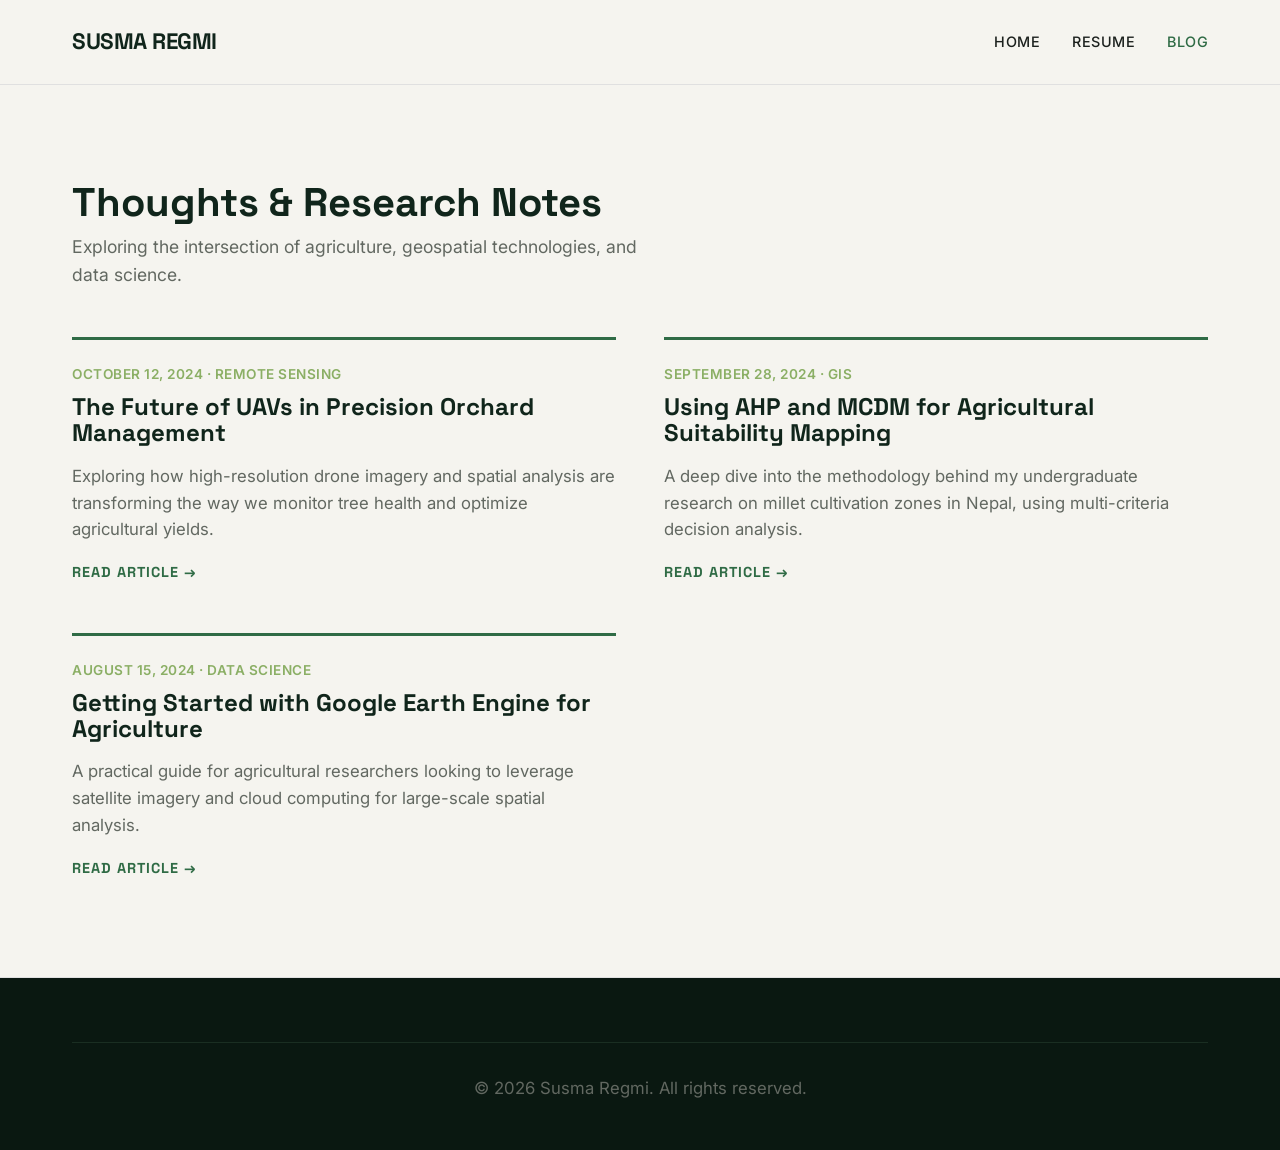
<file: blog.html>
<!DOCTYPE html>
<html lang="en">
<head>
    <meta charset="UTF-8">
    <meta name="viewport" content="width=device-width, initial-scale=1.0">
    <title>Blog | Susma Regmi</title>
    <link rel="preconnect" href="https://fonts.googleapis.com">
    <link rel="preconnect" href="https://fonts.gstatic.com" crossorigin>
    <link href="https://fonts.googleapis.com/css2?family=Inter:wght@300;400;500;600&family=Space+Grotesk:wght@500;700&display=swap" rel="stylesheet">
    <link rel="stylesheet" href="style.css">
</head>
<body>

    <!-- NAVIGATION -->
    <nav>
        <div class="container nav-container">
            <a href="index.html" class="logo">SUSMA REGMI</a>
            <div class="nav-links">
                <a href="index.html">Home</a>
                <a href="resume.html">Resume</a>
                <a href="blog.html" class="active">Blog</a>
            </div>
        </div>
    </nav>

    <section class="section-padding">
        <div class="container">
            <div class="section-header">
                <h2>Thoughts & Research Notes</h2>
                <p>Exploring the intersection of agriculture, geospatial technologies, and data science.</p>
            </div>

            <div class="blog-grid">
                
                <article class="blog-card">
                    <div class="blog-meta">October 12, 2024 · Remote Sensing</div>
                    <h3>The Future of UAVs in Precision Orchard Management</h3>
                    <p>Exploring how high-resolution drone imagery and spatial analysis are transforming the way we monitor tree health and optimize agricultural yields.</p>
                    <a href="#" class="read-more">Read Article →</a>
                </article>

                <article class="blog-card">
                    <div class="blog-meta">September 28, 2024 · GIS</div>
                    <h3>Using AHP and MCDM for Agricultural Suitability Mapping</h3>
                    <p>A deep dive into the methodology behind my undergraduate research on millet cultivation zones in Nepal, using multi-criteria decision analysis.</p>
                    <a href="#" class="read-more">Read Article →</a>
                </article>

                <article class="blog-card">
                    <div class="blog-meta">August 15, 2024 · Data Science</div>
                    <h3>Getting Started with Google Earth Engine for Agriculture</h3>
                    <p>A practical guide for agricultural researchers looking to leverage satellite imagery and cloud computing for large-scale spatial analysis.</p>
                    <a href="#" class="read-more">Read Article →</a>
                </article>

            </div>
        </div>
    </section>

    <!-- FOOTER -->
    <footer>
        <div class="container">
            <div class="footer-bottom">
                <p>&copy; 2026 Susma Regmi. All rights reserved.</p>
            </div>
        </div>
    </footer>

</body>
</html>
</file>
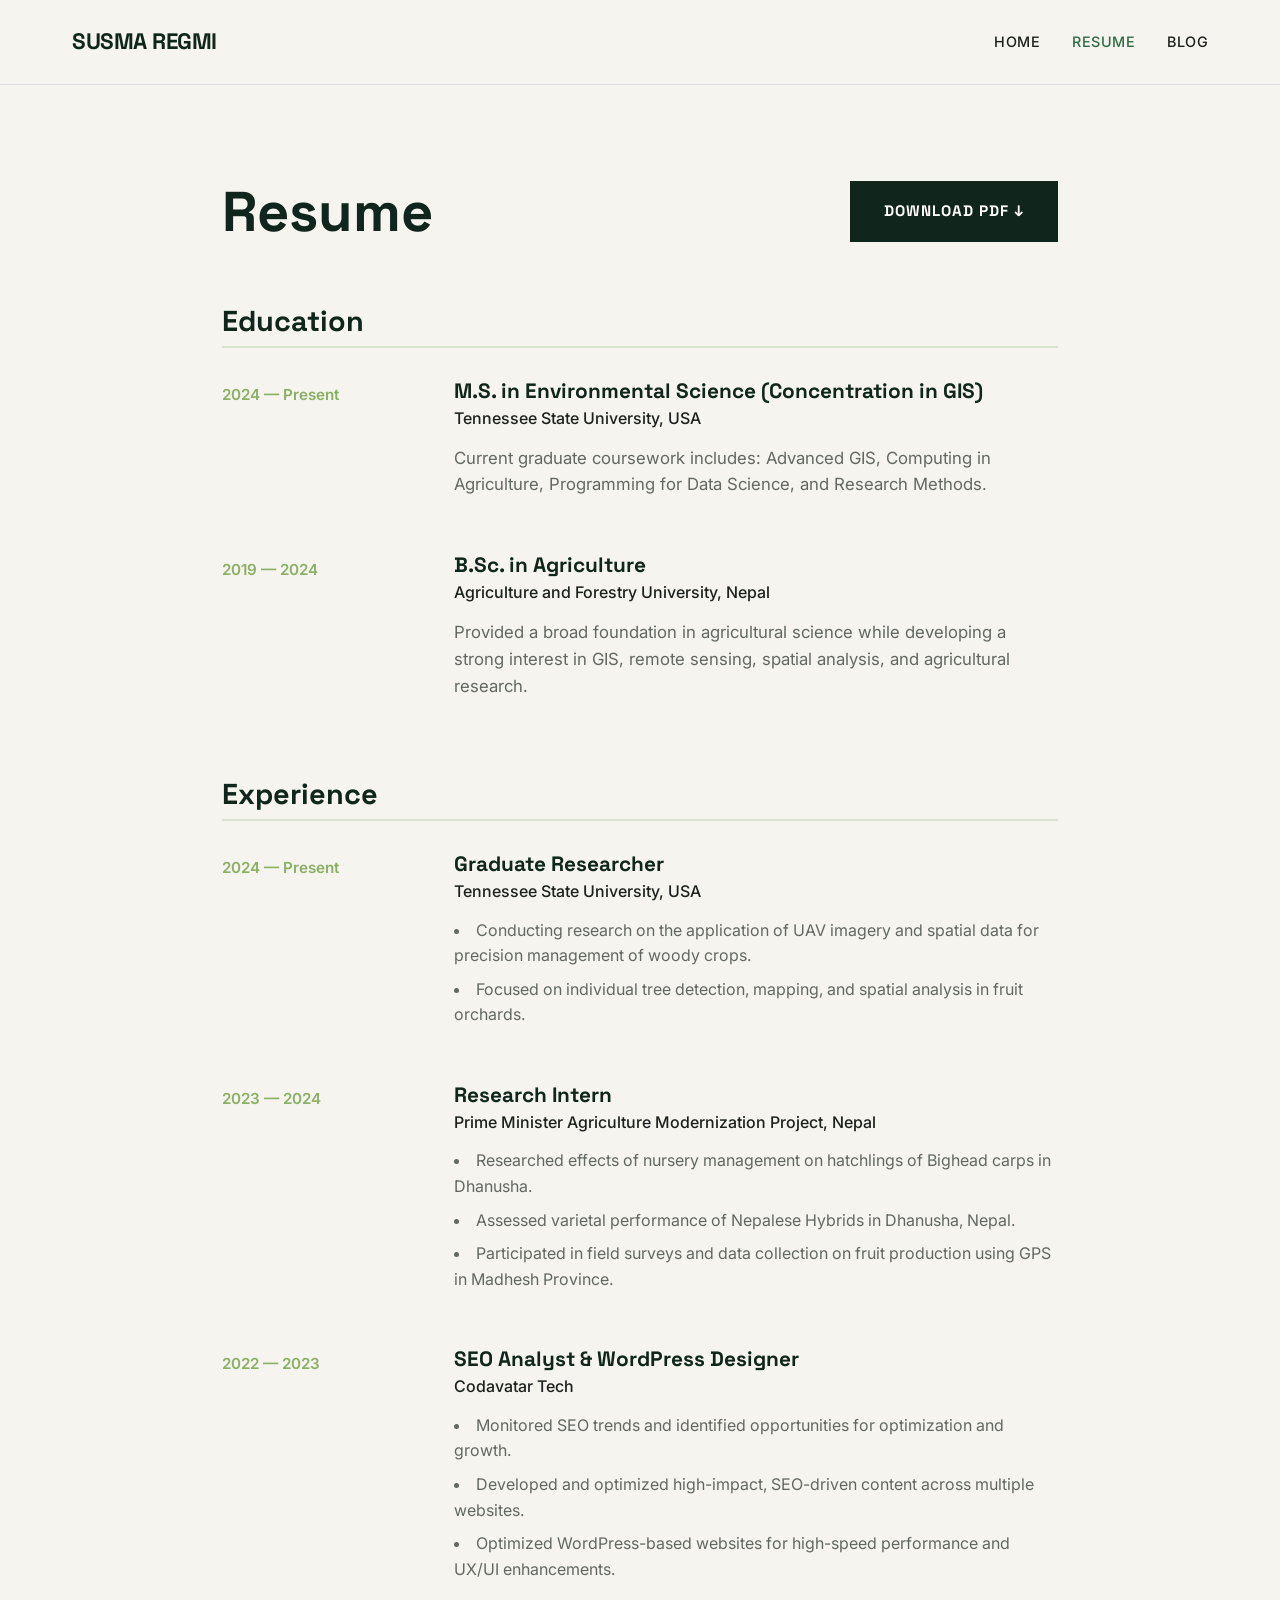
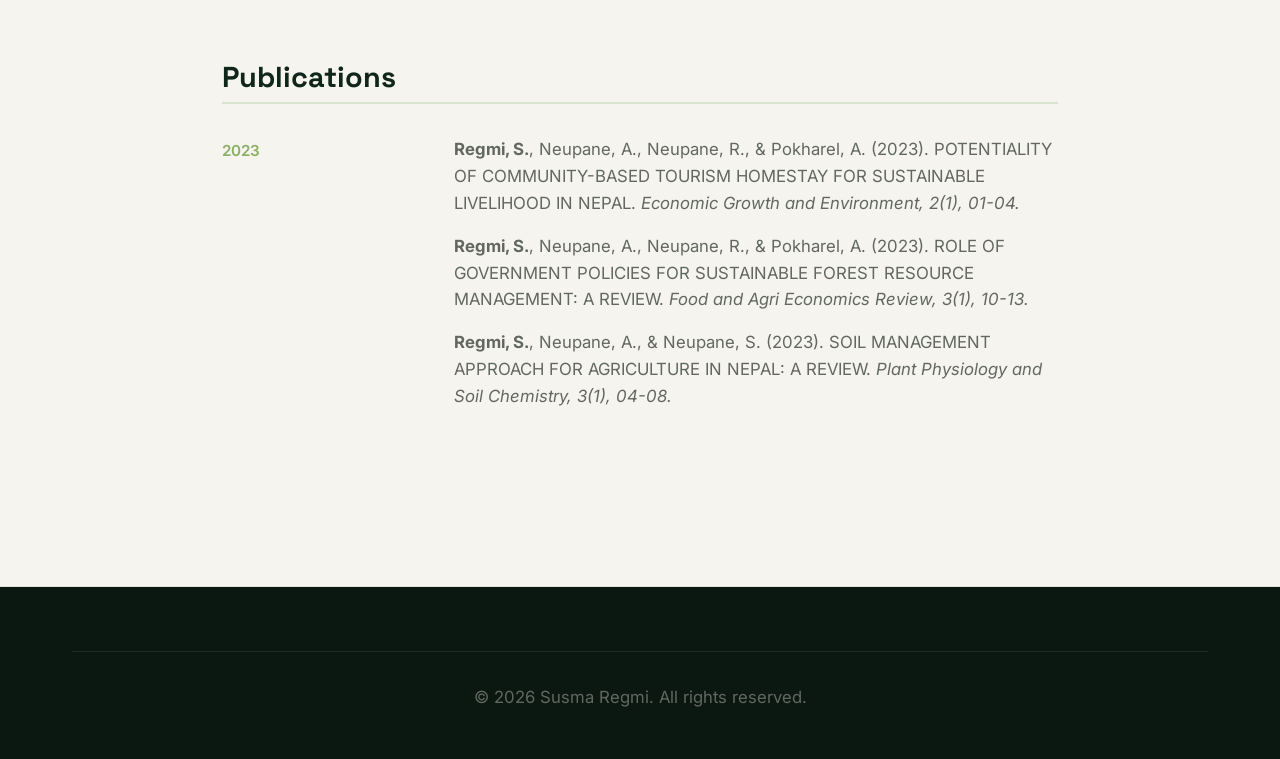
<file: resume.html>
<!DOCTYPE html>
<html lang="en">
<head>
    <meta charset="UTF-8">
    <meta name="viewport" content="width=device-width, initial-scale=1.0">
    <title>Resume | Susma Regmi</title>
    <link rel="preconnect" href="https://fonts.googleapis.com">
    <link rel="preconnect" href="https://fonts.gstatic.com" crossorigin>
    <link href="https://fonts.googleapis.com/css2?family=Inter:wght@300;400;500;600&family=Space+Grotesk:wght@500;700&display=swap" rel="stylesheet">
    <link rel="stylesheet" href="style.css">
</head>
<body class="resume-page">

    <!-- NAVIGATION -->
    <nav>
        <div class="container nav-container">
            <a href="index.html" class="logo">SUSMA REGMI</a>
            <div class="nav-links">
                <a href="index.html">Home</a>
                <a href="resume.html" class="active">Resume</a>
                <a href="blog.html">Blog</a>
            </div>
        </div>
    </nav>

    <section class="section-padding">
        <div class="container resume-container">
            
            <div class="resume-header">
                <h1>Resume</h1>
                <a href="YOUR_RESUME_PDF_FILE.pdf" download class="btn btn-primary">Download PDF ↓</a>
            </div>

            <!-- EDUCATION -->
            <div class="resume-block">
                <h2 class="resume-section-title">Education</h2>
                
                <div class="resume-item">
                    <div class="resume-date">2024 — Present</div>
                    <div class="resume-details">
                        <h3>M.S. in Environmental Science (Concentration in GIS)</h3>
                        <div class="institution">Tennessee State University, USA</div>
                        <p>Current graduate coursework includes: Advanced GIS, Computing in Agriculture, Programming for Data Science, and Research Methods.</p>
                    </div>
                </div>

                <div class="resume-item">
                    <div class="resume-date">2019 — 2024</div>
                    <div class="resume-details">
                        <h3>B.Sc. in Agriculture</h3>
                        <div class="institution">Agriculture and Forestry University, Nepal</div>
                        <p>Provided a broad foundation in agricultural science while developing a strong interest in GIS, remote sensing, spatial analysis, and agricultural research.</p>
                    </div>
                </div>
            </div>

            <!-- EXPERIENCE -->
            <div class="resume-block">
                <h2 class="resume-section-title">Experience</h2>

                <div class="resume-item">
                    <div class="resume-date">2024 — Present</div>
                    <div class="resume-details">
                        <h3>Graduate Researcher</h3>
                        <div class="institution">Tennessee State University, USA</div>
                        <ul>
                            <li>Conducting research on the application of UAV imagery and spatial data for precision management of woody crops.</li>
                            <li>Focused on individual tree detection, mapping, and spatial analysis in fruit orchards.</li>
                        </ul>
                    </div>
                </div>

                <div class="resume-item">
                    <div class="resume-date">2023 — 2024</div>
                    <div class="resume-details">
                        <h3>Research Intern</h3>
                        <div class="institution">Prime Minister Agriculture Modernization Project, Nepal</div>
                        <ul>
                            <li>Researched effects of nursery management on hatchlings of Bighead carps in Dhanusha.</li>
                            <li>Assessed varietal performance of Nepalese Hybrids in Dhanusha, Nepal.</li>
                            <li>Participated in field surveys and data collection on fruit production using GPS in Madhesh Province.</li>
                        </ul>
                    </div>
                </div>

                <div class="resume-item">
                    <div class="resume-date">2022 — 2023</div>
                    <div class="resume-details">
                        <h3>SEO Analyst & WordPress Designer</h3>
                        <div class="institution">Codavatar Tech</div>
                        <ul>
                            <li>Monitored SEO trends and identified opportunities for optimization and growth.</li>
                            <li>Developed and optimized high-impact, SEO-driven content across multiple websites.</li>
                            <li>Optimized WordPress-based websites for high-speed performance and UX/UI enhancements.</li>
                        </ul>
                    </div>
                </div>
            </div>

            <!-- PUBLICATIONS -->
            <div class="resume-block">
                <h2 class="resume-section-title">Publications</h2>
                <div class="resume-item">
                    <div class="resume-date">2023</div>
                    <div class="resume-details">
                        <p><strong>Regmi, S.</strong>, Neupane, A., Neupane, R., & Pokharel, A. (2023). POTENTIALITY OF COMMUNITY-BASED TOURISM HOMESTAY FOR SUSTAINABLE LIVELIHOOD IN NEPAL. <em>Economic Growth and Environment, 2(1), 01-04.</em></p>
                        <p><strong>Regmi, S.</strong>, Neupane, A., Neupane, R., & Pokharel, A. (2023). ROLE OF GOVERNMENT POLICIES FOR SUSTAINABLE FOREST RESOURCE MANAGEMENT: A REVIEW. <em>Food and Agri Economics Review, 3(1), 10-13.</em></p>
                        <p><strong>Regmi, S.</strong>, Neupane, A., & Neupane, S. (2023). SOIL MANAGEMENT APPROACH FOR AGRICULTURE IN NEPAL: A REVIEW. <em>Plant Physiology and Soil Chemistry, 3(1), 04-08.</em></p>
                    </div>
                </div>
            </div>

        </div>
    </section>

    <!-- FOOTER -->
    <footer>
        <div class="container">
            <div class="footer-bottom">
                <p>&copy; 2026 Susma Regmi. All rights reserved.</p>
            </div>
        </div>
    </footer>

</body>
</html>
</file>
<file: style.css>
/* --- DESIGN SYSTEM --- */
:root {
    --bg-color: #F5F4EF;
    --dark-green: #10251B;
    --primary-green: #2F6B45;
    --accent-green: #8BAF65;
    --light-green: #D8E4D0;
    --text-main: #1C211E;
    --text-muted: #626861;
    --white: #ffffff;
    --border-color: #e0e0e0;
    
    --font-heading: 'Space Grotesk', sans-serif;
    --font-body: 'Inter', sans-serif;
}

/* --- GLOBAL STYLES --- */
* { margin: 0; padding: 0; box-sizing: border-box; }
html { scroll-behavior: smooth; }
body {
    font-family: var(--font-body);
    background-color: var(--bg-color);
    color: var(--text-main);
    line-height: 1.6;
    -webkit-font-smoothing: antialiased;
}

h1, h2, h3, h4 { font-family: var(--font-heading); color: var(--dark-green); line-height: 1.1; }
p { color: var(--text-muted); font-size: 1.05rem; margin-bottom: 1rem; }
a { color: var(--primary-green); text-decoration: none; transition: color 0.2s ease; }
a:hover { color: var(--accent-green); }
ul { list-style-position: inside; margin-bottom: 1rem; color: var(--text-muted); }
ul li { margin-bottom: 0.5rem; }

/* --- LAYOUT --- */
.container { max-width: 1200px; margin: 0 auto; padding: 0 2rem; }
.section-padding { padding: 6rem 0; border-bottom: 1px solid var(--border-color); }
.section-header { margin-bottom: 3rem; }
.section-header h2 { font-size: 2.5rem; margin-bottom: 0.5rem; }
.section-header p { font-size: 1.1rem; max-width: 600px; }
.bg-light { background-color: #FAFAFA; }
.text-center { text-align: center; }

/* --- NAVIGATION --- */
nav {
    background-color: rgba(245, 244, 239, 0.95);
    backdrop-filter: blur(10px);
    position: sticky; top: 0; z-index: 1000;
    padding: 1.5rem 0; border-bottom: 1px solid var(--border-color);
}
.nav-container { display: flex; justify-content: space-between; align-items: center; }
.logo {
    display: flex;
    align-items: center;
    gap: 15px; /* Space between logo and name */
    font-family: var(--font-heading);
    font-size: 1.4rem; /* Slightly bigger text */
    font-weight: 700;
    color: var(--dark-green);
    letter-spacing: -0.5px;
    text-decoration: none;
}

.logo img {
    height: 60px; /* Adjust this to make the logo bigger or smaller */
    width: auto;
    object-fit: contain;
}
.nav-links { display: flex; gap: 2rem; align-items: center; }
.nav-links a { font-size: 0.9rem; font-weight: 500; color: var(--text-main); text-transform: uppercase; letter-spacing: 0.5px; }
.nav-links a:hover, .nav-links a.active { color: var(--primary-green); }
.btn-nav { background-color: var(--dark-green); color: var(--white) !important; padding: 0.6rem 1.2rem; border-radius: 50px; }
.btn-nav:hover { background-color: var(--primary-green); }

/* --- HERO SECTION --- */
.hero { padding: 8rem 0 6rem 0; position: relative; overflow: hidden; }
.hero::before {
    content: ''; position: absolute; top: 0; left: 0; right: 0; bottom: 0;
    background-image: radial-gradient(var(--light-green) 1px, transparent 1px);
    background-size: 40px 40px; opacity: 0.4; z-index: -1;
}
.hero-content { display: grid; grid-template-columns: 1fr 1fr; gap: 4rem; align-items: center; }
.hero-text h1 { font-size: 5rem; font-weight: 700; letter-spacing: -2px; margin-bottom: 1.5rem; text-transform: uppercase; }
.hero-text h1 span { color: var(--primary-green); }
.hero-subtitle { font-size: 1.1rem; font-weight: 600; color: var(--primary-green); text-transform: uppercase; letter-spacing: 1px; margin-bottom: 2rem; }
.hero-description { font-size: 1.2rem; color: var(--text-muted); margin-bottom: 2.5rem; max-width: 500px; }
.btn-group { display: flex; gap: 1rem; }
.btn {
    display: inline-block; padding: 1rem 2rem; font-family: var(--font-heading);
    font-weight: 700; font-size: 0.95rem; text-transform: uppercase;
    letter-spacing: 1px; border: 2px solid transparent; cursor: pointer;
    transition: all 0.3s ease;
}
.btn-primary { background-color: var(--dark-green); color: var(--white); }
.btn-primary:hover { background-color: var(--primary-green); color: var(--white); transform: translateY(-2px); }
.btn-outline { background-color: transparent; border-color: var(--dark-green); color: var(--dark-green); }
.btn-outline:hover { background-color: var(--dark-green); color: var(--white); transform: translateY(-2px); }

.hero-visual { width: 100%; height: 500px; background-color: var(--light-green); position: relative; overflow: hidden; border-radius: 8px; box-shadow: 0 20px 40px rgba(0,0,0,0.1); }
.hero-visual img { width: 100%; height: 100%; object-fit: cover; }
.hero-visual .overlay-data {
    position: absolute; bottom: 1rem; left: 1rem;
    background-color: rgba(16, 37, 27, 0.9); color: var(--white);
    padding: 0.8rem 1.2rem; font-family: var(--font-heading);
    font-size: 0.75rem; letter-spacing: 1px; display: flex; flex-direction: column; gap: 0.2rem;
}

/* --- CREDIBILITY STRIP --- */
.credibility-strip {
    background-color: var(--dark-green); color: var(--white);
    padding: 1.5rem 0; text-align: center;
    font-family: var(--font-heading); font-size: 0.9rem;
    letter-spacing: 2px; text-transform: uppercase;
}
.credibility-strip span { margin: 0 1.5rem; opacity: 0.8; }

/* --- RESEARCH SNAPSHOT --- */
.snapshot-grid { display: grid; grid-template-columns: repeat(4, 1fr); gap: 2rem; }
.snapshot-item { border-top: 3px solid var(--primary-green); padding-top: 1.5rem; }
.snapshot-item .icon { width: 40px; height: 40px; color: var(--primary-green); margin-bottom: 1rem; }
.snapshot-item .icon svg { width: 100%; height: 100%; }
.snapshot-item h3 { font-size: 1.1rem; margin-bottom: 0.5rem; color: var(--dark-green); }
.snapshot-item p { font-size: 0.95rem; line-height: 1.5; }

/* --- FEATURED PROJECTS --- */
.project-item { display: grid; grid-template-columns: 1fr 1fr; gap: 4rem; align-items: center; margin-bottom: 6rem; }
.project-item:last-child { margin-bottom: 0; }
.project-item.reverse { direction: rtl; }
.project-item.reverse .project-text { direction: ltr; }
.project-number { font-family: var(--font-heading); font-size: 1rem; color: var(--accent-green); font-weight: 700; margin-bottom: 0.5rem; }
.project-text h3 { font-size: 2.5rem; margin-bottom: 1rem; }
.project-tags { display: flex; gap: 0.5rem; margin-bottom: 1.5rem; flex-wrap: wrap; }
.project-tags span {
    font-size: 0.75rem; font-weight: 600; text-transform: uppercase;
    letter-spacing: 1px; background-color: var(--light-green);
    color: var(--dark-green); padding: 0.3rem 0.8rem; border-radius: 50px;
}
.project-link {
    font-family: var(--font-heading); font-weight: 700; text-transform: uppercase;
    letter-spacing: 1px; font-size: 0.9rem; display: inline-block; margin-top: 1rem;
}
.project-image { width: 100%; height: 350px; background-color: var(--border-color); overflow: hidden; border-radius: 8px; }
.project-image img { width: 100%; height: 100%; object-fit: cover; transition: transform 0.5s ease; }
.project-image:hover img { transform: scale(1.05); }

/* --- WORKFLOW SECTION --- */
.workflow-section { background-color: var(--dark-green); color: var(--white); padding: 8rem 0; border-bottom: none; }
.workflow-section h2 { color: var(--white); font-size: 3rem; margin-bottom: 4rem; }
.workflow-grid { display: flex; justify-content: space-between; align-items: center; text-align: center; flex-wrap: wrap; gap: 1rem; }
.workflow-step { flex: 1; min-width: 150px; }
.workflow-step h4 { color: var(--accent-green); font-size: 1rem; text-transform: uppercase; letter-spacing: 1px; margin-bottom: 0.5rem; }
.workflow-step p { color: #a0a8a3; font-size: 0.85rem; margin: 0; }
.workflow-arrow { color: var(--accent-green); font-size: 1.5rem; font-weight: bold; }

/* --- CURRENTLY WORKING ON --- */
.current-work-grid { display: grid; grid-template-columns: repeat(3, 1fr); gap: 2rem; }
.current-work-card { background-color: var(--white); padding: 2rem; border: 1px solid var(--border-color); border-top: 4px solid var(--primary-green); border-radius: 4px; }
.current-work-card h3 { font-size: 1.3rem; margin-bottom: 0.8rem; display: flex; align-items: center; gap: 0.5rem; }

/* --- CONTACT SECTION --- */
.contact-section { background-color: var(--dark-green); color: var(--white); text-align: center; padding: 8rem 0; border-bottom: none; }
.contact-section h2 { color: var(--white); font-size: 3.5rem; margin-bottom: 1rem; }
.contact-section p { color: #a0a8a3; font-size: 1.2rem; max-width: 600px; margin: 0 auto 3rem auto; }
.contact-links { display: flex; justify-content: center; gap: 3rem; flex-wrap: wrap; }
.contact-links a {
    color: var(--white); font-family: var(--font-heading); font-weight: 700;
    text-transform: uppercase; letter-spacing: 1px; font-size: 1.1rem;
    border-bottom: 2px solid transparent; padding-bottom: 0.5rem;
    transition: border-color 0.3s ease;
}
.contact-links a:hover { border-color: var(--accent-green); color: var(--accent-green); }

/* --- RESUME PAGE --- */
.resume-container { max-width: 900px; margin: 0 auto; }
.resume-header { display: flex; justify-content: space-between; align-items: center; margin-bottom: 4rem; }
.resume-header h1 { font-size: 3.5rem; }
.resume-block { margin-bottom: 4rem; }
.resume-section-title { font-size: 1.8rem; border-bottom: 2px solid var(--light-green); padding-bottom: 0.5rem; margin-bottom: 2rem; }
.resume-item { display: grid; grid-template-columns: 200px 1fr; gap: 2rem; margin-bottom: 2.5rem; }
.resume-date { font-weight: 600; color: var(--accent-green); font-size: 0.95rem; padding-top: 0.2rem; }
.resume-details h3 { font-size: 1.3rem; margin-bottom: 0.2rem; }
.resume-details .institution { font-weight: 500; color: var(--text-main); margin-bottom: 0.8rem; }

/* --- BLOG PAGE --- */
.blog-grid { display: grid; grid-template-columns: repeat(auto-fit, minmax(350px, 1fr)); gap: 3rem; }
.blog-card { border-top: 3px solid var(--primary-green); padding-top: 1.5rem; }
.blog-meta { font-size: 0.85rem; color: var(--accent-green); font-weight: 600; text-transform: uppercase; letter-spacing: 0.5px; margin-bottom: 0.5rem; }
.blog-card h3 { font-size: 1.5rem; margin-bottom: 1rem; }
.read-more { font-family: var(--font-heading); font-weight: 700; font-size: 0.9rem; text-transform: uppercase; letter-spacing: 1px; }

/* --- FOOTER --- */
footer { background-color: #0A1811; color: #626861; padding: 4rem 0 2rem 0; }
.footer-top { display: flex; justify-content: space-between; align-items: flex-start; margin-bottom: 3rem; }
.footer-brand h3 { color: var(--white); font-size: 1.5rem; margin-bottom: 0.5rem; }
.footer-brand p { font-size: 0.9rem; margin: 0; }
.footer-links { display: flex; gap: 2rem; }
.footer-links a { color: var(--white); font-weight: 500; }
.footer-links a:hover { color: var(--accent-green); }
.footer-bottom { border-top: 1px solid #1A2E22; padding-top: 2rem; text-align: center; font-size: 0.85rem; }

/* --- RESPONSIVE DESIGN --- */
@media (max-width: 992px) {
    .hero-content { grid-template-columns: 1fr; text-align: center; }
    .hero-text h1 { font-size: 3.5rem; }
    .hero-description { margin: 0 auto 2.5rem auto; }
    .btn-group { justify-content: center; }
    .snapshot-grid { grid-template-columns: repeat(2, 1fr); }
    .project-item { grid-template-columns: 1fr; gap: 2rem; }
    .project-item.reverse { direction: ltr; }
    .current-work-grid { grid-template-columns: 1fr; }
    .resume-item { grid-template-columns: 1fr; gap: 0.5rem; }
    .footer-top { flex-direction: column; gap: 2rem; }
}

@media (max-width: 600px) {
    .hero-text h1 { font-size: 2.5rem; }
    .nav-links { display: none; }
    .snapshot-grid { grid-template-columns: 1fr; }
    .workflow-grid { flex-direction: column; }
    .workflow-arrow { transform: rotate(90deg); margin: 1rem 0; }
    .contact-links { flex-direction: column; gap: 1.5rem; }
    .resume-header { flex-direction: column; align-items: flex-start; gap: 1rem; }
}
</file>
